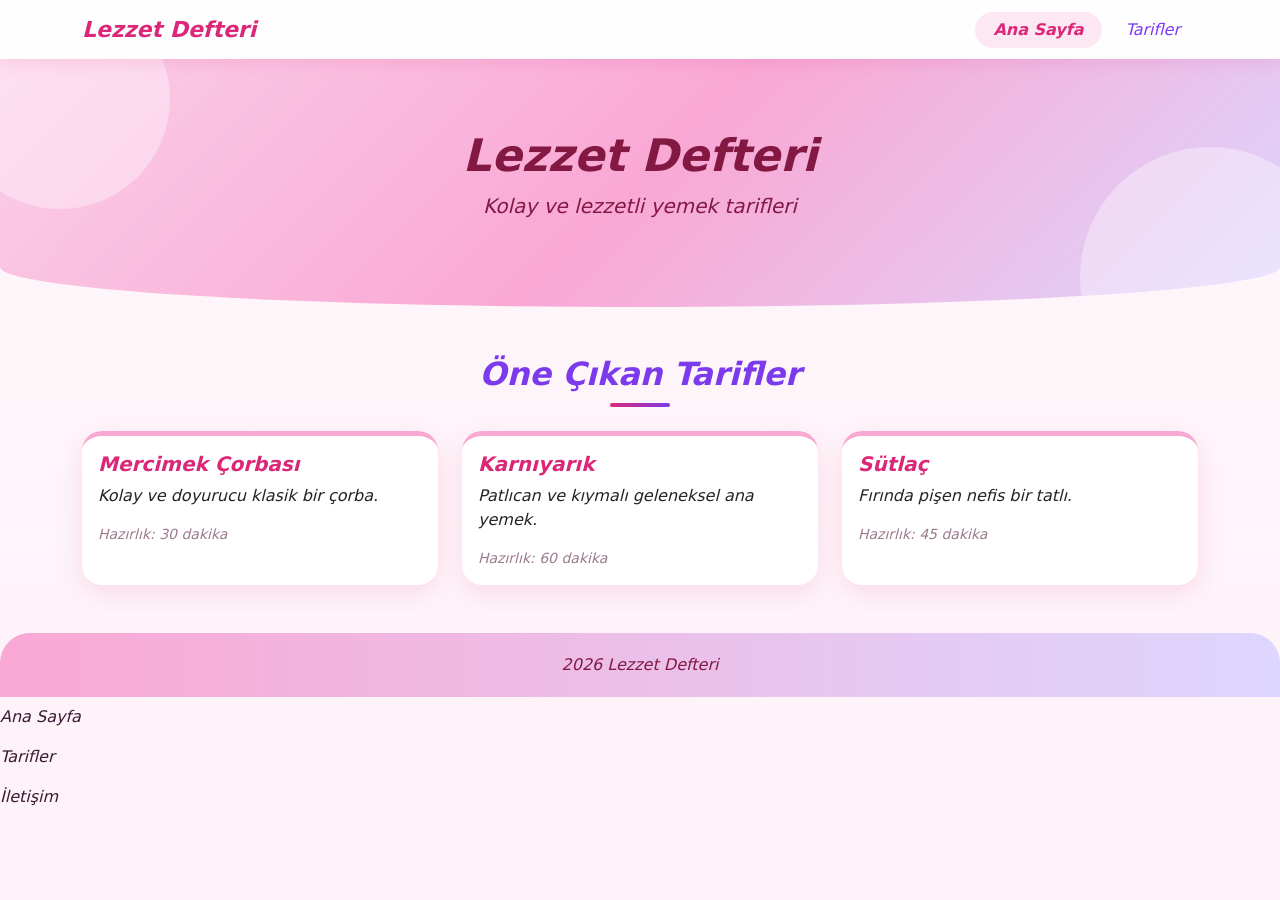
<file: index.html>
<!DOCTYPE html>
<html lang="tr">
<head>
  <meta charset="UTF-8">
  <meta name="viewport" content="width=device-width, initial-scale=1.0">
  <title>Lezzet Defteri</title>

  <link href="https://cdn.jsdelivr.net/npm/bootstrap@5.3.3/dist/css/bootstrap.min.css" rel="stylesheet">
  <link rel="stylesheet" href="style.css">
</head>
<body>

  <!-- Menü -->
  <nav class="navbar navbar-expand menu">
    <div class="container">
      <a class="navbar-brand" href="index.html">Lezzet Defteri</a>
      <ul class="navbar-nav ms-auto">
        <li class="nav-item">
          <a class="nav-link active" href="index.html">Ana Sayfa</a>
        </li>
        <li class="nav-item">
          <a class="nav-link" href="tarifler.html">Tarifler</a>
        </li>
      </ul>
    </div>
  </nav>

  <header class="ust-bolum text-center">
    <h1>Lezzet Defteri</h1>
    <p class="lead">Kolay ve lezzetli yemek tarifleri</p>
  </header>

  <main class="container my-5">
    <h2 class="text-center mb-4">Öne Çıkan Tarifler</h2>

    <div class="row g-4">

      <div class="col-md-4">
        <div class="card h-100">
          <div class="card-body">
            <h5 class="card-title">Mercimek Çorbası</h5>
            <p class="card-text">Kolay ve doyurucu klasik bir çorba.</p>
            <p class="sure">Hazırlık: 30 dakika</p>
          </div>
        </div>
      </div>

      <div class="col-md-4">
        <div class="card h-100">
          <div class="card-body">
            <h5 class="card-title">Karnıyarık</h5>
            <p class="card-text">Patlıcan ve kıymalı geleneksel ana yemek.</p>
            <p class="sure">Hazırlık: 60 dakika</p>
          </div>
        </div>
      </div>

      <div class="col-md-4">
        <div class="card h-100">
          <div class="card-body">
            <h5 class="card-title">Sütlaç</h5>
            <p class="card-text">Fırında pişen nefis bir tatlı.</p>
            <p class="sure">Hazırlık: 45 dakika</p>
          </div>
        </div>
      </div>

    </div>
  </main>

  <footer class="alt-bolum text-center">
    <p class="mb-0">2026 Lezzet Defteri</p>
  </footer>

</body>
</html>
<ul class="navbar-nav ms-auto">
  <li class="nav-item"><a class="nav-link active" href="index.html">Ana Sayfa</a></li>
  <li class="nav-item"><a class="nav-link" href="tarifler.html">Tarifler</a></li>
  <li class="nav-item"><a class="nav-link" href="iletisim.html">İletişim</a></li>
</ul>
</file>
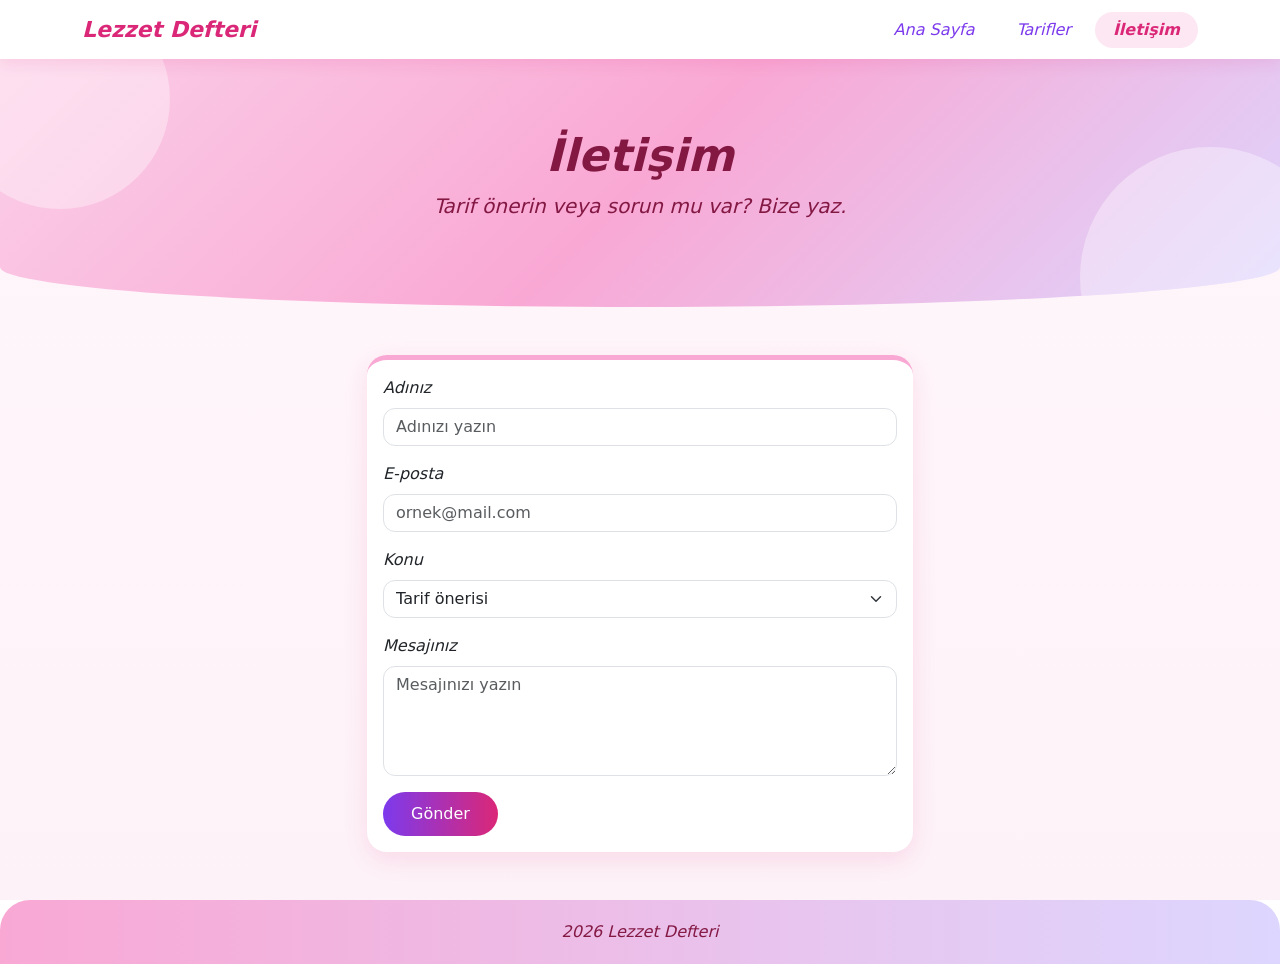
<file: iletisim.html>
<!DOCTYPE html>
<html lang="tr">
<head>
  <meta charset="UTF-8">
  <meta name="viewport" content="width=device-width, initial-scale=1.0">
  <title>İletişim - Lezzet Defteri</title>

  <link href="https://cdn.jsdelivr.net/npm/bootstrap@5.3.3/dist/css/bootstrap.min.css" rel="stylesheet">
  <link rel="stylesheet" href="style.css">
</head>
<body>

  <!-- Menü -->
  <nav class="navbar navbar-expand menu">
    <div class="container">
      <a class="navbar-brand" href="index.html">Lezzet Defteri</a>
      <ul class="navbar-nav ms-auto">
        <li class="nav-item"><a class="nav-link" href="index.html">Ana Sayfa</a></li>
        <li class="nav-item"><a class="nav-link" href="tarifler.html">Tarifler</a></li>
        <li class="nav-item"><a class="nav-link active" href="iletisim.html">İletişim</a></li>
      </ul>
    </div>
  </nav>

  <header class="ust-bolum text-center">
    <h1>İletişim</h1>
    <p class="lead">Tarif önerin veya sorun mu var? Bize yaz.</p>
  </header>

  <main class="container my-5">
    <div class="row justify-content-center">
      <div class="col-md-8 col-lg-6">

        <div class="card">
          <div class="card-body">

            <form>
              <div class="mb-3">
                <label for="ad" class="form-label">Adınız</label>
                <input type="text" class="form-control" id="ad" placeholder="Adınızı yazın" required>
              </div>

              <div class="mb-3">
                <label for="eposta" class="form-label">E-posta</label>
                <input type="email" class="form-control" id="eposta" placeholder="ornek@mail.com" required>
              </div>

              <div class="mb-3">
                <label for="konu" class="form-label">Konu</label>
                <select class="form-select" id="konu">
                  <option>Tarif önerisi</option>
                  <option>Soru</option>
                  <option>Diğer</option>
                </select>
              </div>

              <div class="mb-3">
                <label for="mesaj" class="form-label">Mesajınız</label>
                <textarea class="form-control" id="mesaj" rows="4" placeholder="Mesajınızı yazın" required></textarea>
              </div>

              <button type="submit" class="btn btn-mor">Gönder</button>
            </form>

          </div>
        </div>

      </div>
    </div>
  </main>

  <footer class="alt-bolum text-center">
    <p class="mb-0">2026 Lezzet Defteri</p>
  </footer>

</body>
</html>
</file>
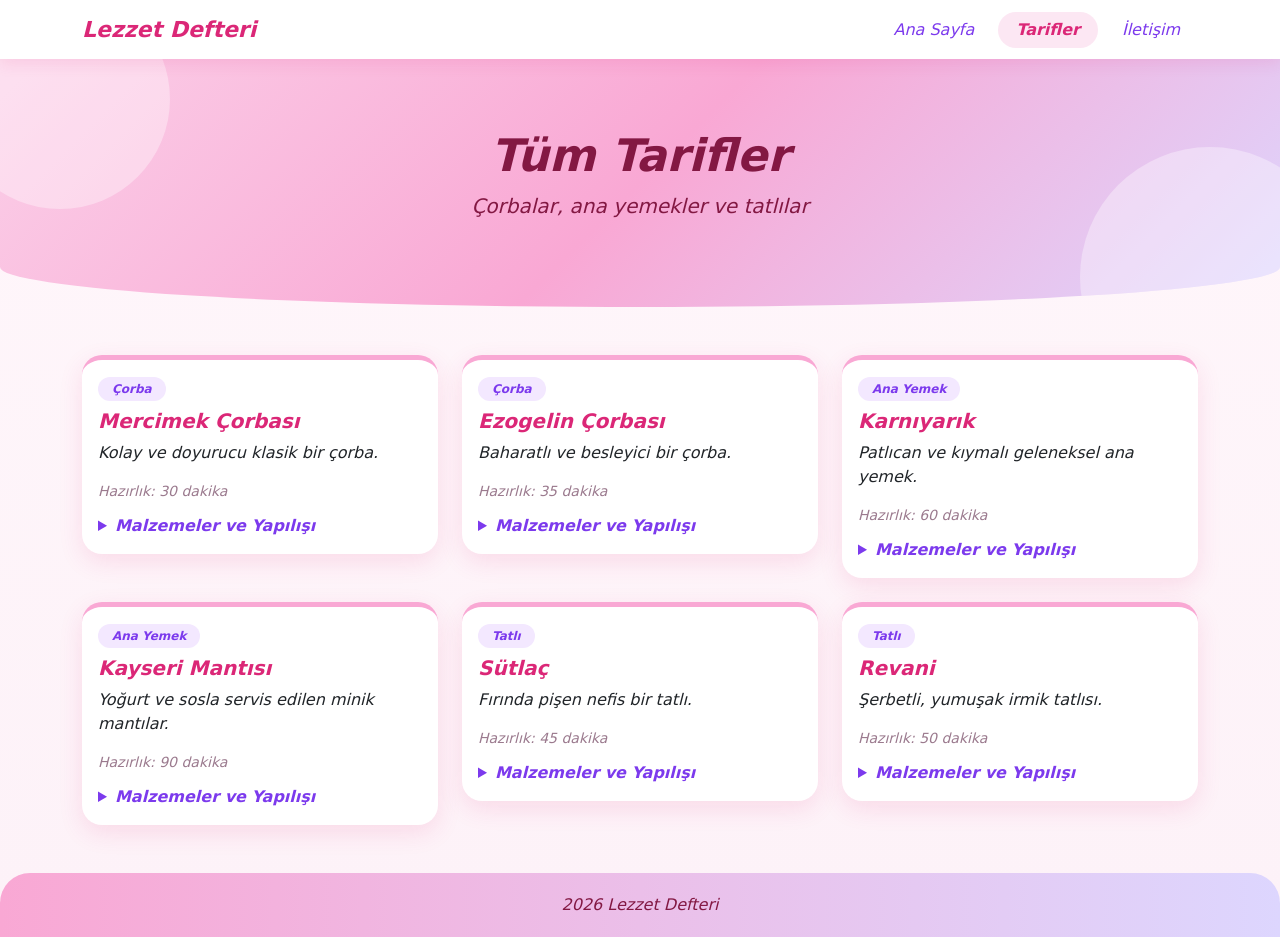
<file: tarifler.html>
<!DOCTYPE html>
<html lang="tr">
<head>
  <meta charset="UTF-8">
  <meta name="viewport" content="width=device-width, initial-scale=1.0">
  <title>Tarifler - Lezzet Defteri</title>

  <link href="https://cdn.jsdelivr.net/npm/bootstrap@5.3.3/dist/css/bootstrap.min.css" rel="stylesheet">
  <link rel="stylesheet" href="style.css">
</head>
<body>

  <!-- Menü -->
  <nav class="navbar navbar-expand menu">
    <div class="container">
      <a class="navbar-brand" href="index.html">Lezzet Defteri</a>
      <ul class="navbar-nav ms-auto">
        <li class="nav-item"><a class="nav-link" href="index.html">Ana Sayfa</a></li>
        <li class="nav-item"><a class="nav-link active" href="tarifler.html">Tarifler</a></li>
        <li class="nav-item"><a class="nav-link" href="iletisim.html">İletişim</a></li>
      </ul>
    </div>
  </nav>

  <header class="ust-bolum text-center">
    <h1>Tüm Tarifler</h1>
    <p class="lead">Çorbalar, ana yemekler ve tatlılar</p>
  </header>

  <main class="container my-5">
    <div class="row g-4 align-items-start">

      <!-- Tarif 1: Mercimek Çorbası -->
      <div class="col-md-4">
        <div class="card">
          <div class="card-body">
            <span class="badge kategori">Çorba</span>
            <h5 class="card-title mt-2">Mercimek Çorbası</h5>
            <p class="card-text">Kolay ve doyurucu klasik bir çorba.</p>
            <p class="sure">Hazırlık: 30 dakika</p>

            <details>
              <summary>Malzemeler ve Yapılışı</summary>
              <h6>Malzemeler</h6>
              <ul>
                <li>1 su bardağı kırmızı mercimek</li>
                <li>1 adet soğan</li>
                <li>1 adet havuç</li>
                <li>1 adet patates</li>
                <li>1 yemek kaşığı salça</li>
                <li>2 yemek kaşığı sıvıyağ</li>
                <li>6 su bardağı sıcak su</li>
                <li>Tuz, karabiber</li>
              </ul>
              <h6>Yapılışı</h6>
              <ol>
                <li>Soğan, havuç ve patatesi küçük doğrayın.</li>
                <li>Yağda soğanı kavurun, salçayı ekleyip çevirin.</li>
                <li>Yıkanmış mercimeği, sebzeleri ve sıcak suyu ekleyin.</li>
                <li>Kısık ateşte 25-30 dakika pişirin.</li>
                <li>Blenderdan geçirip tuz ve karabiber ekleyin.</li>
              </ol>
            </details>
          </div>
        </div>
      </div>

      <!-- Tarif 2: Ezogelin Çorbası -->
      <div class="col-md-4">
        <div class="card">
          <div class="card-body">
            <span class="badge kategori">Çorba</span>
            <h5 class="card-title mt-2">Ezogelin Çorbası</h5>
            <p class="card-text">Baharatlı ve besleyici bir çorba.</p>
            <p class="sure">Hazırlık: 35 dakika</p>

            <details>
              <summary>Malzemeler ve Yapılışı</summary>
              <h6>Malzemeler</h6>
              <ul>
                <li>Yarım su bardağı kırmızı mercimek</li>
                <li>2 yemek kaşığı bulgur</li>
                <li>1 yemek kaşığı pirinç</li>
                <li>1 adet soğan</li>
                <li>1 yemek kaşığı salça</li>
                <li>2 yemek kaşığı sıvıyağ</li>
                <li>6 su bardağı su</li>
                <li>Nane, pul biber, tuz</li>
              </ul>
              <h6>Yapılışı</h6>
              <ol>
                <li>Soğanı yağda kavurun, salçayı ekleyin.</li>
                <li>Mercimek, bulgur ve pirinci ekleyip suyu ilave edin.</li>
                <li>Malzemeler yumuşayana kadar yaklaşık 30 dakika pişirin.</li>
                <li>Tuzunu ekleyin.</li>
                <li>Üzerine nane ve pul biberi yağda yakıp gezdirin.</li>
              </ol>
            </details>
          </div>
        </div>
      </div>

      <!-- Tarif 3: Karnıyarık -->
      <div class="col-md-4">
        <div class="card">
          <div class="card-body">
            <span class="badge kategori">Ana Yemek</span>
            <h5 class="card-title mt-2">Karnıyarık</h5>
            <p class="card-text">Patlıcan ve kıymalı geleneksel ana yemek.</p>
            <p class="sure">Hazırlık: 60 dakika</p>

            <details>
              <summary>Malzemeler ve Yapılışı</summary>
              <h6>Malzemeler</h6>
              <ul>
                <li>4 orta boy patlıcan</li>
                <li>250 g kıyma</li>
                <li>2 adet soğan</li>
                <li>2 adet domates</li>
                <li>2 adet yeşil biber</li>
                <li>2 diş sarımsak</li>
                <li>1 yemek kaşığı salça</li>
                <li>Tuz, karabiber, kızartmak için sıvıyağ</li>
              </ul>
              <h6>Yapılışı</h6>
              <ol>
                <li>Patlıcanları alacalı soyup tuzlu suda bekletin, kurulayıp kızartın.</li>
                <li>Soğanı kavurun, kıyma ve sarımsağı ekleyip pişirin.</li>
                <li>Doğranmış biber ve domatesin yarısını ekleyip baharatlayın.</li>
                <li>Patlıcanları ortadan yarıp iç harcı doldurun.</li>
                <li>Üzerine domates dilimi koyun, salçalı sıcak su ekleyip 180°C fırında 25-30 dakika pişirin.</li>
              </ol>
            </details>
          </div>
        </div>
      </div>

      <!-- Tarif 4: Kayseri Mantısı -->
      <div class="col-md-4">
        <div class="card">
          <div class="card-body">
            <span class="badge kategori">Ana Yemek</span>
            <h5 class="card-title mt-2">Kayseri Mantısı</h5>
            <p class="card-text">Yoğurt ve sosla servis edilen minik mantılar.</p>
            <p class="sure">Hazırlık: 90 dakika</p>

            <details>
              <summary>Malzemeler ve Yapılışı</summary>
              <h6>Malzemeler</h6>
              <ul>
                <li>2,5 su bardağı un</li>
                <li>1 adet yumurta</li>
                <li>Yarım su bardağı su, tuz</li>
                <li>200 g kıyma</li>
                <li>1 adet rendelenmiş soğan</li>
                <li>Yoğurt ve sarımsak</li>
                <li>Tereyağı, salça, pul biber, nane</li>
              </ul>
              <h6>Yapılışı</h6>
              <ol>
                <li>Un, yumurta, su ve tuzla sert bir hamur yoğurup dinlendirin.</li>
                <li>Kıyma, rendelenmiş soğan, tuz ve karabiberi karıştırın.</li>
                <li>Hamuru ince açıp küçük karelere kesin, ortalarına iç koyup kapatın.</li>
                <li>Fırında kızarana kadar pişirin, sonra sıcak suyla haşlayın.</li>
                <li>Sarımsaklı yoğurt ve tereyağlı salçalı sosla servis edin.</li>
              </ol>
            </details>
          </div>
        </div>
      </div>

      <!-- Tarif 5: Sütlaç -->
      <div class="col-md-4">
        <div class="card">
          <div class="card-body">
            <span class="badge kategori">Tatlı</span>
            <h5 class="card-title mt-2">Sütlaç</h5>
            <p class="card-text">Fırında pişen nefis bir tatlı.</p>
            <p class="sure">Hazırlık: 45 dakika</p>

            <details>
              <summary>Malzemeler ve Yapılışı</summary>
              <h6>Malzemeler</h6>
              <ul>
                <li>1 litre süt</li>
                <li>Yarım su bardağı pirinç</li>
                <li>1 su bardağı su</li>
                <li>3/4 su bardağı toz şeker</li>
                <li>1 yemek kaşığı nişasta</li>
                <li>1 paket vanilya</li>
              </ul>
              <h6>Yapılışı</h6>
              <ol>
                <li>Pirinci suda yumuşayana kadar haşlayın.</li>
                <li>Sütü ekleyip kaynatın, şekeri ilave edin.</li>
                <li>Nişastayı az soğuk sütte açıp karışıma katın ve koyulaşana kadar karıştırın.</li>
                <li>Vanilyayı ekleyip kaselere paylaştırın.</li>
                <li>İsterseniz fırında üstünü kızartın, soğutarak servis edin.</li>
              </ol>
            </details>
          </div>
        </div>
      </div>

      <!-- Tarif 6: Revani -->
      <div class="col-md-4">
        <div class="card">
          <div class="card-body">
            <span class="badge kategori">Tatlı</span>
            <h5 class="card-title mt-2">Revani</h5>
            <p class="card-text">Şerbetli, yumuşak irmik tatlısı.</p>
            <p class="sure">Hazırlık: 50 dakika</p>

            <details>
              <summary>Malzemeler ve Yapılışı</summary>
              <h6>Malzemeler</h6>
              <ul>
                <li>3 adet yumurta</li>
                <li>1 su bardağı toz şeker</li>
                <li>1 su bardağı yoğurt</li>
                <li>1 su bardağı irmik</li>
                <li>1 su bardağı un</li>
                <li>1 paket kabartma tozu, 1 paket vanilya</li>
                <li>Şerbet için: 2,5 su bardağı su, 2 su bardağı şeker, birkaç damla limon</li>
              </ul>
              <h6>Yapılışı</h6>
              <ol>
                <li>Yumurta ve şekeri köpürene kadar çırpın.</li>
                <li>Yoğurt, irmik, un, kabartma tozu ve vanilyayı ekleyip karıştırın.</li>
                <li>Yağlanmış tepsiye dökün, 180°C fırında yaklaşık 30-35 dakika pişirin.</li>
                <li>Şerbet malzemelerini kaynatıp soğutun.</li>
                <li>Soğuk şerbeti sıcak revaninin üzerine dökün, dinlendirip dilimleyin.</li>
              </ol>
            </details>
          </div>
        </div>
      </div>

    </div>
  </main>

  <footer class="alt-bolum text-center">
    <p class="mb-0">2026 Lezzet Defteri</p>
  </footer>

</body>
</html>
</file>
<file: style.css>
/* ===== Genel ===== */
body {
  background: linear-gradient(180deg, #fff7fb, #fdf2f8);
  background-attachment: fixed;
  color: #3b1a33;
  font-style: italic;
  min-height: 100vh;
}

/* ===== Menü ===== */
.menu {
  background-color: rgba(255, 255, 255, 0.92);
  box-shadow: 0 4px 15px rgba(219, 39, 119, 0.12);
  position: sticky;
  top: 0;
  z-index: 10;
}

.menu .navbar-brand {
  color: #db2777;
  font-weight: bold;
  font-size: 22px;
}

.menu .navbar-nav .nav-link {
  color: #7c3aed;
  padding: 6px 18px;
  margin-left: 6px;
  border-radius: 20px;
  transition: background-color 0.2s;
}

.menu .navbar-nav .nav-link:hover {
  background-color: #fdf2f8;
  color: #db2777;
}

.menu .navbar-nav .nav-link.active {
  background-color: #fce7f3;
  color: #db2777;
  font-weight: bold;
}

/* ===== Üst bölüm (süslü başlık alanı) ===== */
.ust-bolum {
  background: linear-gradient(135deg, #fbcfe8 0%, #f9a8d4 50%, #ddd6fe 100%);
  color: #831843;
  padding: 70px 20px;
  border-radius: 0 0 50% 50% / 0 0 40px 40px;
  position: relative;
  overflow: hidden;
}

.ust-bolum h1 {
  font-weight: bold;
  font-size: 2.8rem;
}

/* Süs daireleri */
.ust-bolum::before,
.ust-bolum::after {
  content: "";
  position: absolute;
  border-radius: 50%;
  background: rgba(255, 255, 255, 0.35);
}

.ust-bolum::before {
  width: 220px;
  height: 220px;
  top: -70px;
  left: -50px;
}

.ust-bolum::after {
  width: 260px;
  height: 260px;
  right: -60px;
  bottom: -100px;
}

.ust-bolum h1,
.ust-bolum p {
  position: relative;
  z-index: 1;
}

/* ===== Bölüm başlığı ===== */
main h2 {
  color: #7c3aed;
  font-weight: bold;
}

main h2::after {
  content: "";
  display: block;
  width: 60px;
  height: 4px;
  margin: 10px auto 0;
  border-radius: 4px;
  background: linear-gradient(90deg, #db2777, #7c3aed);
}

/* ===== Kartlar ===== */
.card {
  border: 0;
  border-top: 5px solid #f9a8d4;
  border-radius: 20px;
  box-shadow: 0 8px 25px rgba(219, 39, 119, 0.12);
  transition: transform 0.25s, box-shadow 0.25s;
}

.card:hover {
  transform: translateY(-6px);
  box-shadow: 0 14px 30px rgba(219, 39, 119, 0.25);
}

.card-title {
  color: #db2777;
  font-weight: bold;
}

.kategori {
  background-color: #f3e8ff;
  color: #7c3aed;
  border-radius: 20px;
  padding: 6px 14px;
}

.sure {
  font-size: 14px;
  color: #9b7a8e;
  margin-bottom: 0;
}

/* ===== Tarif detayı (açılır bölüm) ===== */
details {
  margin-top: 12px;
}

details[open] {
  background-color: #fdf2f8;
  border-radius: 14px;
  padding: 12px;
}

summary {
  cursor: pointer;
  color: #7c3aed;
  font-weight: bold;
}

details h6 {
  margin-top: 12px;
  color: #db2777;
}

details ul,
details ol {
  padding-left: 20px;
  margin-bottom: 0;
  font-size: 15px;
}

/* ===== Form ===== */
.form-control,
.form-select {
  border-radius: 12px;
}

.form-control:focus,
.form-select:focus {
  border-color: #f9a8d4;
  box-shadow: 0 0 0 0.2rem rgba(219, 39, 119, 0.2);
}

.btn-mor {
  background: linear-gradient(90deg, #7c3aed, #db2777);
  color: white;
  border: none;
  border-radius: 30px;
  padding: 10px 28px;
  transition: transform 0.2s;
}

.btn-mor:hover {
  color: white;
  transform: scale(1.05);
}

/* ===== Alt bölüm ===== */
.alt-bolum {
  background: linear-gradient(90deg, #f9a8d4, #ddd6fe);
  color: #831843;
  padding: 20px;
  margin-top: 40px;
  border-radius: 30px 30px 0 0;
}
</file>
